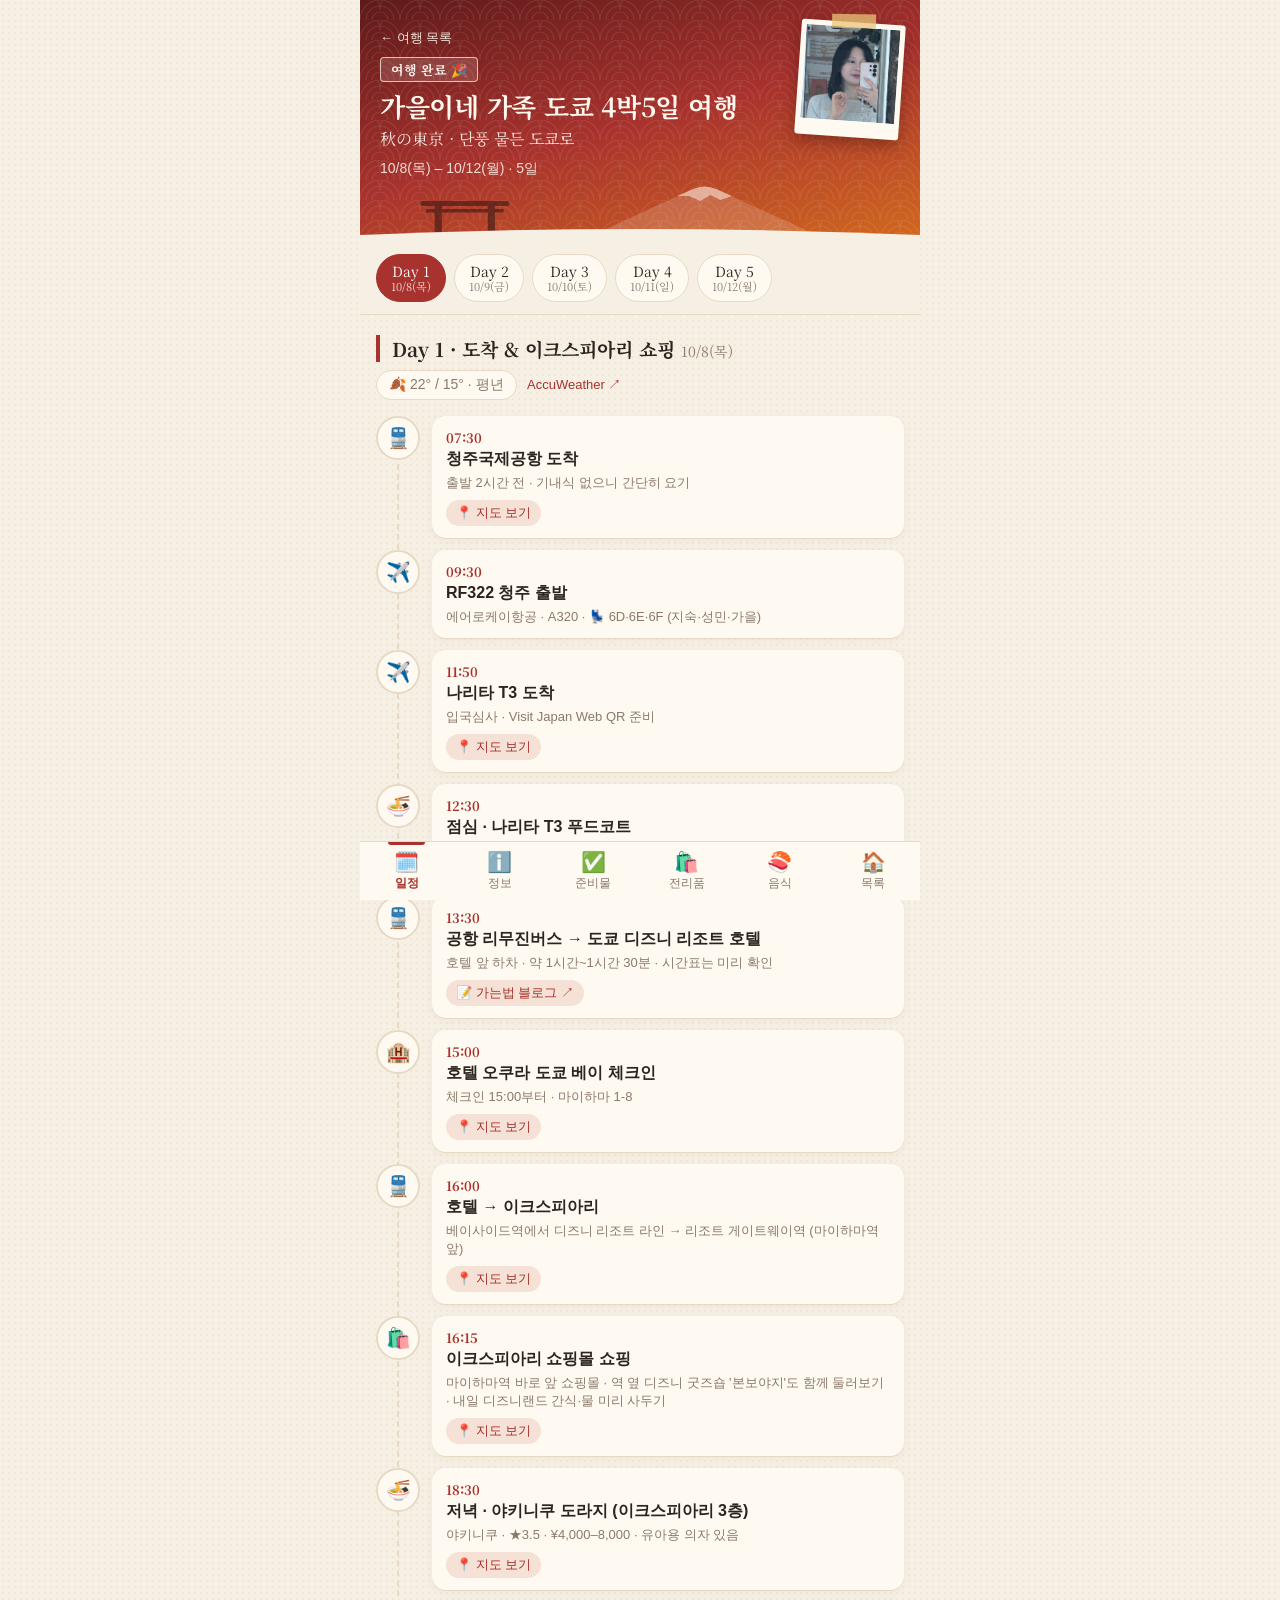
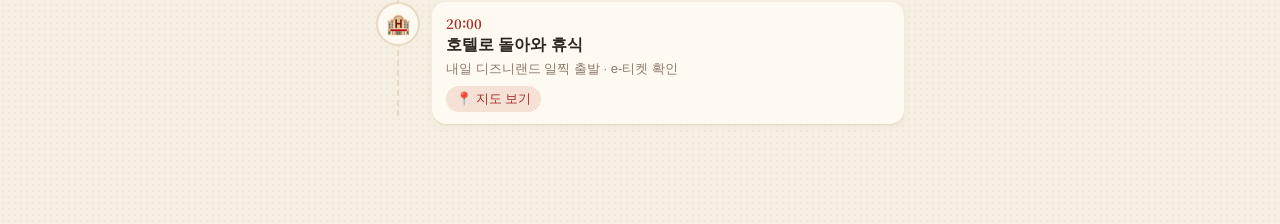
<file: index.html>
<!doctype html>
<html lang="ko">
<head>
  <meta charset="utf-8">
  <meta name="viewport" content="width=device-width, initial-scale=1, viewport-fit=cover">
  <meta name="theme-color" content="#7a2320">
  <meta name="apple-mobile-web-app-capable" content="yes">
  <title>여행 일정</title>
  <link rel="preconnect" href="https://fonts.googleapis.com">
  <link rel="preconnect" href="https://fonts.gstatic.com" crossorigin>
  <link rel="stylesheet" href="https://fonts.googleapis.com/css2?family=Noto+Serif+KR:wght@500;700&display=swap">
  <!-- 브라우저 캐시 때문에 새 화면 + 예전 스크립트가 섞이지 않도록 항상 최신 파일을 받음 -->
  <script>window.V = Date.now();</script>
  <script>document.write('<link rel="stylesheet" href="style.css?v=' + V + '">');</script>
  <noscript><link rel="stylesheet" href="style.css"></noscript>
</head>
<body>
  <header class="hero">
    <a class="back" href="home.html">← 여행 목록</a><br>
    <figure class="photo" id="photo" hidden><img id="photo-img" alt=""></figure>
    <p class="dday" id="dday"></p>
    <h1 id="title"></h1>
    <p class="sub" id="subtitle"></p>
    <p class="range" id="range"></p>
    <div class="leaves" aria-hidden="true"><span>🍁</span><span>🍂</span><span>🍁</span><span>🍂</span><span>🍁</span></div>
    <svg class="scene" viewBox="0 0 390 72" preserveAspectRatio="none" aria-hidden="true">
      <path class="fuji" d="M150 72 L232 18 Q240 13 248 18 L330 72 Z"/>
      <path class="snow" d="M221 25 L232 18 Q240 13 248 18 L259 25 L251 29 L244 24 L237 30 L229 25 Z"/>
      <g class="torii">
        <rect x="42" y="30" width="62" height="5" rx="2"/>
        <rect x="46" y="38" width="54" height="3.5"/>
        <rect x="52" y="34" width="5" height="38"/>
        <rect x="89" y="34" width="5" height="38"/>
      </g>
      <path class="ground" d="M0 72 L0 64 Q195 52 390 64 L390 72 Z"/>
    </svg>
  </header>

  <nav class="tabs" id="tabs" aria-label="일자 선택"></nav>

  <main>
    <section id="day-view"></section>
    <section id="info-view" hidden>
      <div id="summary-box"></div>
      <div id="wx-box"></div>
      <div id="fx-box"></div>
      <div id="info-box"></div>
    </section>
    <section id="check-view" hidden></section>
    <section id="loot-view" hidden></section>
    <section id="food-view" hidden></section>
  </main>

  <nav class="bottom-bar" aria-label="메뉴">
    <button data-view="day" class="active"><span>🗓️</span>일정</button>
    <button data-view="info"><span>ℹ️</span>정보</button>
    <button data-view="check"><span>✅</span>준비물</button>
    <button data-view="loot"><span>🛍️</span>전리품</button>
    <button data-view="food"><span>🍣</span>음식</button>
    <a class="bar-link" href="home.html"><span>🏠</span>목록</a>
  </nav>

  <script>
    document.write('<script src="itinerary.js?v=' + V + '"><\/script>' +
                   '<script src="app.js?v=' + V + '"><\/script>');
  </script>
</body>
</html>
</file>
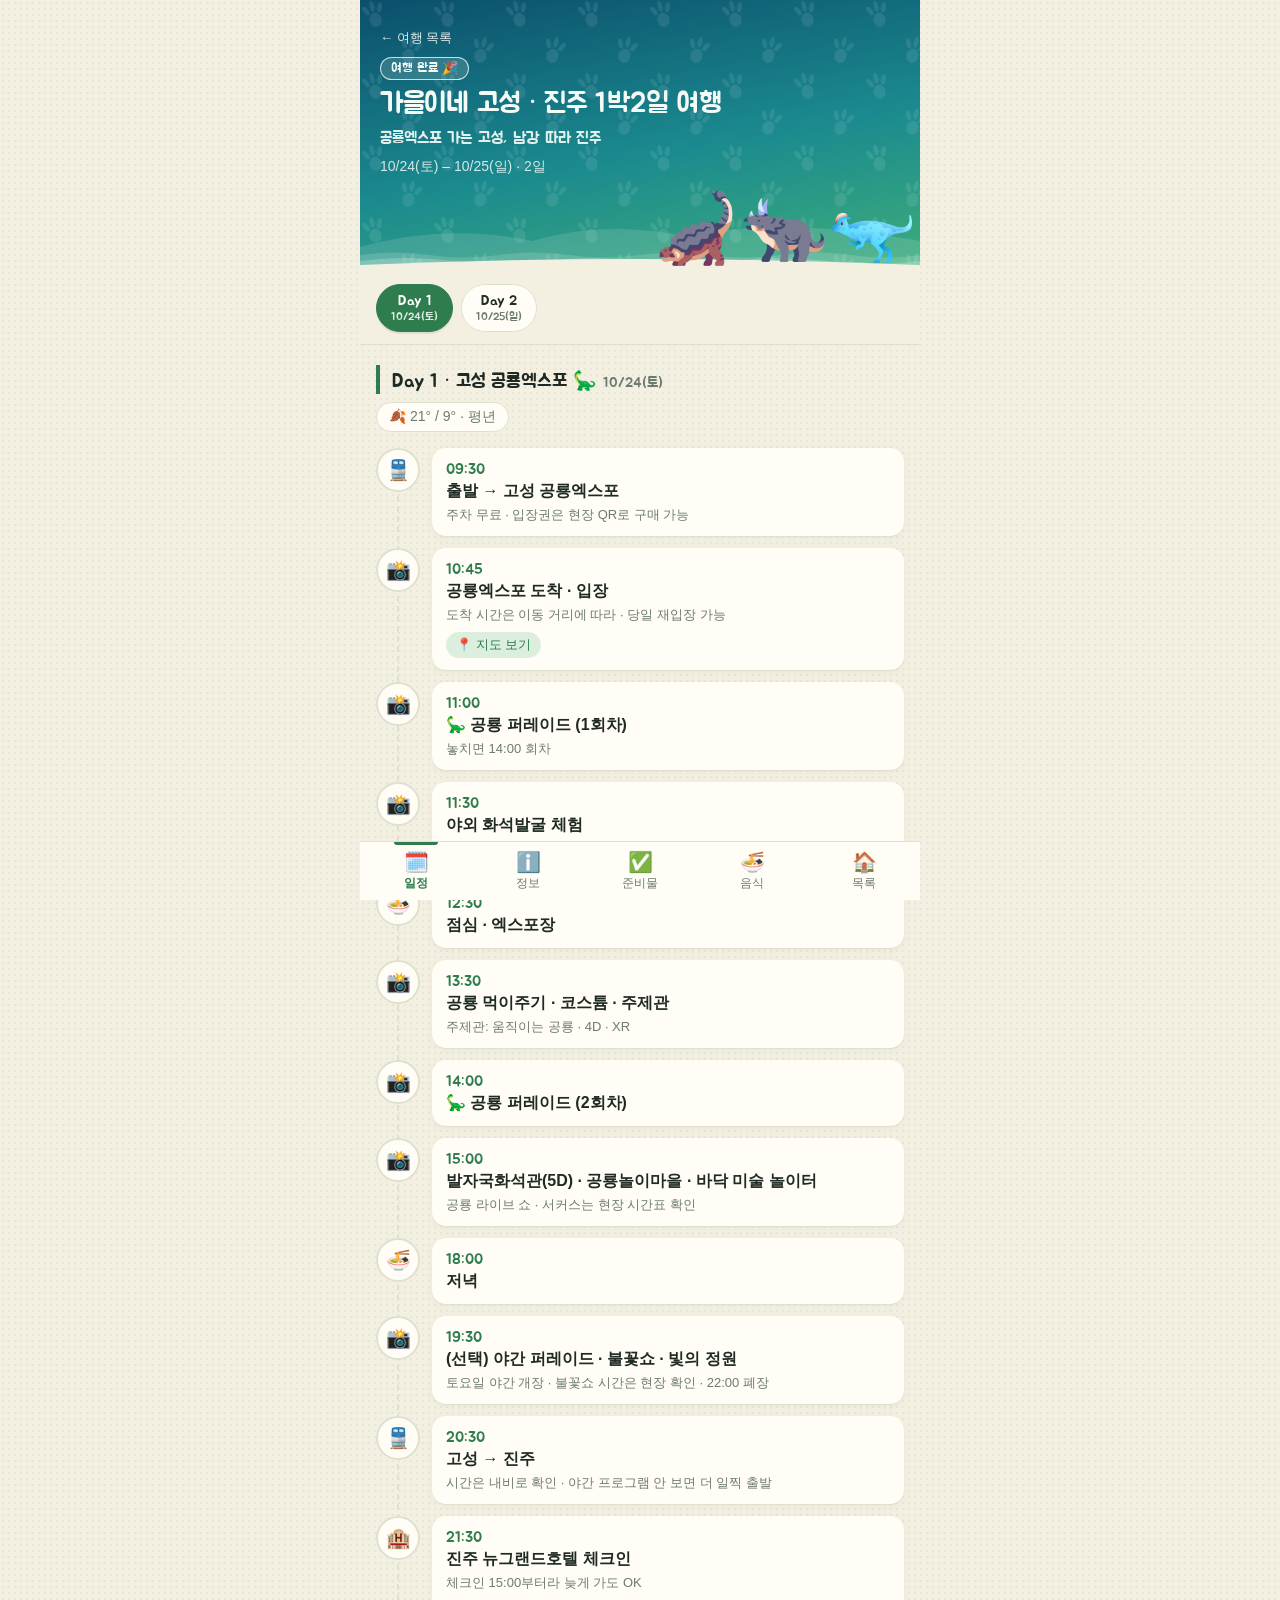
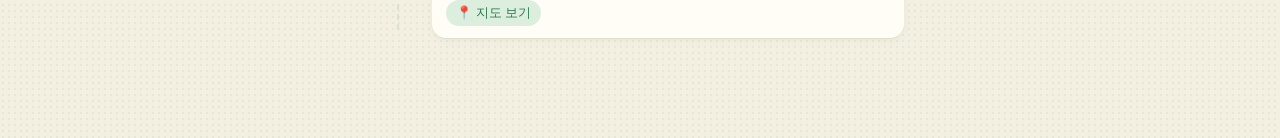
<file: goseong-jinju.html>
<!doctype html>
<html lang="ko">
<head>
  <meta charset="utf-8">
  <meta name="viewport" content="width=device-width, initial-scale=1, viewport-fit=cover">
  <meta name="theme-color" content="#0b4f6c">
  <meta name="apple-mobile-web-app-capable" content="yes">
  <title>고성 · 진주 여행</title>
  <link rel="preconnect" href="https://fonts.googleapis.com">
  <link rel="preconnect" href="https://fonts.gstatic.com" crossorigin>
  <link rel="stylesheet" href="https://fonts.googleapis.com/css2?family=Jua&family=Noto+Serif+KR:wght@500;700&display=swap">
  <!-- 브라우저 캐시 때문에 새 화면 + 예전 스크립트가 섞이지 않도록 항상 최신 파일을 받음 -->
  <script>window.V = Date.now();</script>
  <script>document.write('<link rel="stylesheet" href="style.css?v=' + V + '">');</script>
  <noscript><link rel="stylesheet" href="style.css"></noscript>
  <!-- 고성 페이지 전용 디자인: 바닷가 + 공룡 (공용 style.css 위에 덮어쓰기 · 도쿄 페이지에는 영향 없음) -->
  <style>
    :root {
      --bg: #f3f0e2;            /* 모래사장 */
      --card: #fffdf5;
      --text: #1f2a24;
      --muted: #6d7b70;
      --line: #dde2cf;
      --primary: #2f7d4f;       /* 공룡 초록 */
      --primary-soft: #dcefdf;
      --now: #e07b2e;
      --gold: #c9962e;
      --serif: "Jua", "Noto Serif KR", sans-serif;
    }
    @media (prefers-color-scheme: dark) {
      :root {
        --bg: #121b18;
        --card: #1b2622;
        --text: #e6efe8;
        --muted: #94a89b;
        --line: #2c3b35;
        --primary: #6cc28c;
        --primary-soft: #1f3a2c;
        --now: #f0a05a;
        --gold: #e0b45a;
      }
    }
    body { background-image: radial-gradient(rgba(60, 110, 80, .07) 1px, transparent 1px); }
    /* Jua 는 굵기가 하나뿐이라 가짜 굵게 처리 끄기 */
    .hero h1, h2, .dday, .tabs button, .card .time, .fx-rate b, .grp, .filter button { font-weight: 400; }
    .hero h1 { font-size: 28px; }

    /* 상단: 바다 → 숲 그라데이션 + 공룡 발자국 무늬 */
    .hero {
      color: #f4fbf6;
      background:
        url("data:image/svg+xml,%3Csvg xmlns='http://www.w3.org/2000/svg' width='72' height='72' viewBox='0 0 72 72'%3E%3Cg fill='%23fff' fill-opacity='.09'%3E%3Cg transform='translate(14 14) rotate(-15)'%3E%3Cellipse cx='0' cy='6' rx='6' ry='7'/%3E%3Cellipse cx='-7' cy='-5' rx='2.4' ry='5' transform='rotate(-25 -7 -5)'/%3E%3Cellipse cx='0' cy='-8' rx='2.4' ry='5.5'/%3E%3Cellipse cx='7' cy='-5' rx='2.4' ry='5' transform='rotate(25 7 -5)'/%3E%3C/g%3E%3Cg transform='translate(50 50) rotate(15)'%3E%3Cellipse cx='0' cy='6' rx='6' ry='7'/%3E%3Cellipse cx='-7' cy='-5' rx='2.4' ry='5' transform='rotate(-25 -7 -5)'/%3E%3Cellipse cx='0' cy='-8' rx='2.4' ry='5.5'/%3E%3Cellipse cx='7' cy='-5' rx='2.4' ry='5' transform='rotate(25 7 -5)'/%3E%3C/g%3E%3C/g%3E%3C/svg%3E"),
        linear-gradient(170deg, #0b4f6c 0%, #1b8a8f 55%, #3fae7a 100%);
    }
    .hero .back { display: inline-block; margin-bottom: 10px; font-size: 13px; color: #f4fbf6; text-decoration: none; opacity: .9; }
    .dday { color: #f4fbf6; background: rgba(255,255,255,.14); border-color: rgba(255,255,255,.75); border-radius: 999px; }
    .scene .fuji { fill: rgba(255,255,255,.12); }
    .scene .sea { fill: rgba(255,255,255,.22); }
    .scene .sea2 { fill: rgba(255,255,255,.14); }

    /* 해변의 공룡 친구들 (통통 뛰는 움직임) */
    .hero { padding-bottom: 96px; }
    .hero > .herd {
      position: absolute !important; z-index: 2 !important;
      right: 8px; bottom: 4px;
      display: flex; align-items: flex-end; gap: 6px; pointer-events: none;
    }
    .herd > * { display: block; overflow: visible; animation: hop 2.6s ease-in-out infinite; transform-origin: 50% 100%; }
    .herd .ankylo { width: 80px; height: 80px; scale: -1 1; animation-delay: -.4s; }
    .herd .trike  { width: 84px; height: 84px; scale: -1 1; margin-bottom: -4px; animation-delay: -1.3s; }
    .herd .pachy  { width: 80px; height: 80px; scale: -1 1; margin-bottom: -10px; animation: nod 1.8s ease-in-out infinite; }
    @keyframes hop { 0%, 70%, 100% { transform: translateY(0); } 80% { transform: translateY(-6px); } 90% { transform: translateY(0) scaleY(.96); } }
    @keyframes nod { 0%, 60%, 100% { transform: rotate(0); } 75% { transform: rotate(-8deg); } 85% { transform: rotate(3deg); } }
    @media (prefers-reduced-motion: reduce) { .herd > * { animation: none !important; } }

    /* 정보 탭: 공룡엑스포 안내 */
    .expo-note { font-size: 13px; color: var(--muted); margin: -6px 0 12px; }
    .expo-table { width: 100%; border-collapse: collapse; background: var(--card); border-radius: var(--radius); overflow: hidden; box-shadow: 0 1px 0 var(--line); margin-bottom: 16px; font-size: 14px; }
    .expo-table th, .expo-table td { padding: 9px 10px; border-bottom: 1px solid var(--line); text-align: left; vertical-align: top; }
    .expo-table tr:last-child td { border-bottom: 0; }
    .expo-table th { background: var(--primary-soft); color: var(--primary); font-weight: 600; font-size: 13px; }
    .expo-table td:first-child { white-space: nowrap; font-family: var(--serif); color: var(--primary); }
    .expo-table td:last-child { color: var(--muted); font-size: 12px; }
    .expo-sub { font-family: var(--serif); font-size: 17px; font-weight: 400; margin: 18px 0 10px; }
    .expo-sub small { font-family: inherit; font-size: 13px; color: var(--muted); margin-left: 4px; }
    .expo-food td:first-child { white-space: normal; font-family: inherit; color: var(--text); }
    .expo-menu { background: var(--card); border-radius: var(--radius); box-shadow: 0 1px 0 var(--line); margin-bottom: 8px; }
    .expo-menu summary { padding: 12px 14px; cursor: pointer; list-style: none; display: flex; align-items: baseline; gap: 8px; }
    .expo-menu summary::-webkit-details-marker { display: none; }
    .expo-menu summary::after { content: "▾"; margin-left: auto; color: var(--muted); }
    .expo-menu[open] summary::after { content: "▴"; }
    .expo-menu summary b { font-family: var(--serif); font-weight: 400; font-size: 16px; color: var(--primary); }
    .expo-menu summary span { font-size: 12px; color: var(--muted); }
    .expo-menu ul { list-style: none; margin: 0; padding: 0 14px 6px; }
    .expo-menu li { display: flex; justify-content: space-between; gap: 10px; padding: 7px 0; border-top: 1px solid var(--line); font-size: 14px; }
    .expo-menu li b { font-weight: 600; white-space: nowrap; }
    .expo-menu a { display: inline-block; margin: 0 14px 12px; font-size: 13px; color: var(--primary); }
    .expo-food td:first-child b { font-weight: 600; color: var(--primary); font-size: 12px; }
    .expo-food td:nth-child(2) { white-space: nowrap; font-family: var(--serif); color: var(--primary); }
    .expo-tips { margin: 0 0 12px; padding: 12px 14px 12px 30px; background: var(--card); border-radius: var(--radius); box-shadow: 0 1px 0 var(--line); font-size: 14px; }
    .expo-tips li { margin: 3px 0; }
    .expo-tel { display: inline-block; margin: 0 0 12px; color: var(--primary); }

    .card .time { font-size: 15px; }
    .tabs button.active { box-shadow: 0 2px 0 rgba(0,0,0,.08); }
    @media (prefers-color-scheme: dark) {
      .tabs button.active, .filter button.on { color: #0f1a15; }
    }
  </style>
</head>
<body>
  <header class="hero">
    <a class="back" href="home.html">← 여행 목록</a><br>
    <figure class="photo" id="photo" hidden><img id="photo-img" alt=""></figure>
    <p class="dday" id="dday"></p>
    <h1 id="title"></h1>
    <p class="sub" id="subtitle"></p>
    <p class="range" id="range"></p>
    <!-- 가을이가 좋아하는 공룡 셋: 안킬로사우루스 · 트리케라톱스 · 파키케팔로사우루스 -->
    <div class="herd">
      <img class="ankylo" src="images/dino-ankylosaurus.png" alt="안킬로사우루스">
      <img class="trike" src="images/dino-triceratops.png" alt="트리케라톱스">
      <img class="pachy" src="images/dino-pachycephalosaurus.png" alt="파키케팔로사우루스">
    </div>
    <svg class="scene" viewBox="0 0 390 72" preserveAspectRatio="none" aria-hidden="true">
      <!-- 남해안 섬 · 바다 물결 -->
      <path class="fuji" d="M0 72 L0 46 Q60 22 120 40 Q170 18 230 36 Q290 14 390 40 L390 72 Z"/>
      <path class="sea2" d="M0 54 Q24 49 48 54 T97 54 T146 54 T195 54 T244 54 T293 54 T342 54 T391 54 L390 72 L0 72 Z"/>
      <path class="sea" d="M0 60 Q32 54 65 60 T130 60 T195 60 T260 60 T325 60 T390 60 L390 72 L0 72 Z"/>
      <path class="ground" d="M0 72 L0 64 Q195 52 390 64 L390 72 Z"/>
    </svg>
  </header>

  <nav class="tabs" id="tabs" aria-label="일자 선택"></nav>

  <main>
    <section id="day-view"></section>
    <section id="info-view" hidden>
      <div id="summary-box"></div>
      <div id="expo-box"></div>
      <div id="wx-box"></div>
      <div id="fx-box"></div>
      <div id="info-box"></div>
    </section>
    <section id="check-view" hidden></section>
    <section id="food-view" hidden></section>
  </main>

  <nav class="bottom-bar" aria-label="메뉴">
    <button data-view="day" class="active"><span>🗓️</span>일정</button>
    <button data-view="info"><span>ℹ️</span>정보</button>
    <button data-view="check"><span>✅</span>준비물</button>
    <button data-view="food"><span>🍜</span>음식</button>
    <a class="bar-link" href="home.html"><span>🏠</span>목록</a>
  </nav>

  <script>
    document.write('<script src="goseong-jinju.js?v=' + V + '"><\/script>' +
                   '<script src="app.js?v=' + V + '"><\/script>');
  </script>
  <script>
    // 정보 탭 "공룡엑스포 안내" — 이 페이지에서만 그림 (공용 app.js 는 그대로)
    (function () {
      const X = window.TRIP && window.TRIP.expo, box = document.getElementById("expo-box");
      if (!X || !box) return;
      const esc = (s) => String(s).replace(/[&<>"']/g, (c) => ({ "&": "&amp;", "<": "&lt;", ">": "&gt;", '"': "&quot;", "'": "&#39;" }[c]));
      const menuCard = (m) => `
        <details class="expo-menu">
          <summary><b>${esc(m.name)}</b> ${m.where ? `<span>${esc(m.where)}</span>` : ""}</summary>
          <ul>${m.items.map((it) => `<li><span>${esc(it[0])}</span><b>${esc(it[1])}원</b></li>`).join("")}</ul>
          ${m.tel ? `<a href="tel:${esc(m.tel.replace(/-/g, ""))}">📞 단체 문의 ${esc(m.tel)}</a>` : ""}
        </details>`;
      box.innerHTML = `
        <h2>${esc(X.title)}</h2>
        ${X.note ? `<p class="expo-note">${esc(X.note)}</p>` : ""}
        ${X.link ? `<a class="btn-link" href="${esc(X.link.url)}" target="_blank" rel="noopener">🦕 엑스포 공식 사이트 열기 ↗</a>` : ""}
        <table class="expo-table">
          <thead><tr><th>시간</th><th>프로그램</th><th>비고</th></tr></thead>
          <tbody>${X.schedule.map((r) => `<tr><td>${esc(r[0])}</td><td>${esc(r[1])}</td><td>${esc(r[2])}</td></tr>`).join("")}</tbody>
        </table>
        ${X.food ? `
        <h3 class="expo-sub">🍽️ 먹거리 운영 시간 <small>토요일 (야간 개장)</small></h3>
        <table class="expo-table expo-food">
          <thead><tr><th>시설</th><th>시간</th><th>비고</th></tr></thead>
          <tbody>${X.food.map((r) => `<tr><td><b>${esc(r[0])}</b><br>${esc(r[1])}</td><td>${esc(r[2])}–${esc(r[3])}</td><td>${esc(r[4])}</td></tr>`).join("")}</tbody>
        </table>` : ""}
        ${X.menus ? `
        <h3 class="expo-sub">🍚 식당 메뉴 · 가격 <small>눌러서 펼치기</small></h3>
        ${X.menuTip ? `<p class="expo-note">${esc(X.menuTip)}</p>` : ""}
        ${X.menus.map(menuCard).join("")}` : ""}
        ${X.trucks ? `
        <h3 class="expo-sub">🚚 푸드트럭 <small>눌러서 펼치기</small></h3>
        ${X.truckTip ? `<p class="expo-note">${esc(X.truckTip)}</p>` : ""}
        ${X.trucks.map(menuCard).join("")}` : ""}
        <h3 class="expo-sub">주요 체험 · 볼거리</h3>
        <ul class="list">${X.programs.map((p) => `
          <li><div class="emoji">${p.icon}</div><div>
            <div class="value">${esc(p.name)}</div>
            ${p.memo ? `<div class="label">${esc(p.memo)}</div>` : ""}
          </div></li>`).join("")}
        </ul>
        <h3 class="expo-sub">입장권 · 관람 팁</h3>
        <ul class="expo-tips">${X.tips.map((t) => `<li>${esc(t)}</li>`).join("")}</ul>
        ${X.tel ? `<a class="expo-tel" href="tel:${esc(X.tel)}">📞 문의 ${esc(X.telLabel || X.tel)}</a>` : ""}
        ${X.link ? `<a class="btn-link" href="${esc(X.link.url)}" target="_blank" rel="noopener">🦕 ${esc(X.link.label)} ↗</a>` : ""}`;
    })();
  </script>
</body>
</html>
</file>
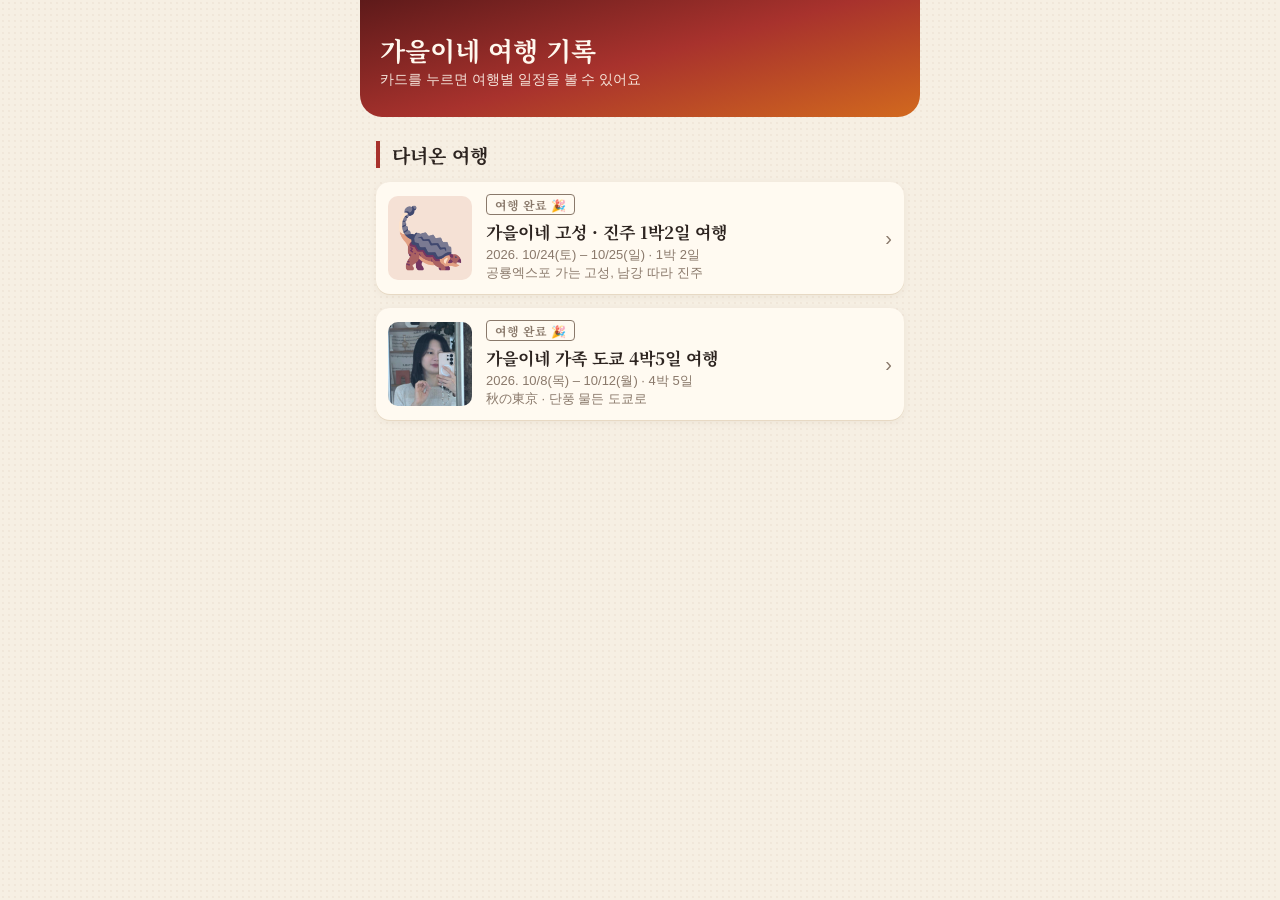
<file: home.html>
<!doctype html>
<html lang="ko">
<head>
  <meta charset="utf-8">
  <meta name="viewport" content="width=device-width, initial-scale=1, viewport-fit=cover">
  <meta name="theme-color" content="#7a2320">
  <meta name="apple-mobile-web-app-capable" content="yes">
  <title>가을이네 여행 기록</title>
  <link rel="preconnect" href="https://fonts.googleapis.com">
  <link rel="preconnect" href="https://fonts.gstatic.com" crossorigin>
  <link rel="stylesheet" href="https://fonts.googleapis.com/css2?family=Noto+Serif+KR:wght@500;700&display=swap">
  <style>
    :root {
      --bg: #f6efe3;
      --card: #fffaf1;
      --text: #2d2420;
      --muted: #8a796b;
      --line: #e7d9c4;
      --primary: #a8322d;
      --primary-soft: #f5e1d5;
      --now: #d2691e;
      --radius: 14px;
      --serif: "Noto Serif KR", "Shippori Mincho", serif;
    }
    @media (prefers-color-scheme: dark) {
      :root {
        --bg: #1b1613;
        --card: #271f1a;
        --text: #efe5d6;
        --muted: #a8978a;
        --line: #3e3229;
        --primary: #e27a66;
        --primary-soft: #45271f;
        --now: #f0a05a;
      }
    }
    * { box-sizing: border-box; }
    body {
      margin: 0 auto; max-width: 560px;
      font-family: -apple-system, BlinkMacSystemFont, "Apple SD Gothic Neo", "Pretendard", "Noto Sans KR", sans-serif;
      background-color: var(--bg);
      background-image: radial-gradient(rgba(140, 100, 60, .06) 1px, transparent 1px);
      background-size: 6px 6px;
      color: var(--text);
      padding-bottom: env(safe-area-inset-bottom);
    }
    .hero {
      color: #fff8ee;
      padding: calc(32px + env(safe-area-inset-top)) 20px 28px;
      background: linear-gradient(165deg, #5e1a1a 0%, #a8322d 50%, #d2691e 100%);
      border-radius: 0 0 22px 22px;
    }
    .hero h1 { margin: 0 0 4px; font-family: var(--serif); font-size: 26px; line-height: 1.35; word-break: keep-all; }
    .hero p { margin: 0; opacity: .9; font-size: 14px; }
    main { padding: 18px 16px 24px; }
    h2 {
      font-family: var(--serif); font-size: 19px; margin: 6px 0 14px;
      padding-left: 12px; border-left: 4px solid var(--primary);
    }
    .trips { list-style: none; margin: 0 0 24px; padding: 0; display: grid; gap: 14px; }
    .trip {
      display: flex; gap: 14px; align-items: center;
      background: var(--card); border-radius: var(--radius);
      padding: 12px; color: inherit; text-decoration: none;
      box-shadow: 0 1px 0 var(--line), 0 2px 8px rgba(90, 50, 20, .06);
      transition: transform .15s;
    }
    .trip:active { transform: scale(.98); }
    .thumb {
      flex: 0 0 84px; height: 84px; border-radius: 10px; overflow: hidden;
      display: grid; place-items: center; font-size: 36px;
      background: var(--primary-soft);
    }
    .thumb img { width: 100%; height: 100%; object-fit: cover; display: block; }
    .thumb img.icon { object-fit: contain; padding: 8px; }
    .body { flex: 1; min-width: 0; }
    .badge {
      display: inline-block; font-family: var(--serif); font-weight: 700; font-size: 12px;
      color: var(--primary); border: 1.5px solid currentColor;
      padding: 1px 8px; border-radius: 4px;
    }
    .badge.now { color: var(--now); }
    .badge.done { color: var(--muted); }
    .title { margin: 6px 0 2px; font-family: var(--serif); font-size: 17px; font-weight: 700; line-height: 1.35; word-break: keep-all; }
    .sub { margin: 0; font-size: 13px; color: var(--muted); }
    .go { flex: 0 0 auto; color: var(--muted); font-size: 20px; }
  </style>
</head>
<body>
  <header class="hero">
    <h1>가을이네 여행 기록</h1>
    <p>카드를 누르면 여행별 일정을 볼 수 있어요</p>
  </header>
  <main id="list"></main>

  <script>
    // 여행 목록 — 새 여행 페이지를 만들면 여기에 한 줄 추가하세요.
    // url: 여행 페이지 주소, photo: 카드 사진 · icon: 그림(잘리지 않게 표시) · 둘 다 없으면 emoji 표시
    const TRIPS = [
      { title: "가을이네 가족 도쿄 4박5일 여행", subtitle: "秋の東京 · 단풍 물든 도쿄로",
        startDate: "2026-10-08", endDate: "2026-10-12", url: "index.html", photo: "images/family.jpg", emoji: "🗼" },
      { title: "가을이네 고성 · 진주 1박2일 여행", subtitle: "공룡엑스포 가는 고성, 남강 따라 진주",
        startDate: "2026-10-24", endDate: "2026-10-25", url: "goseong-jinju.html", icon: "images/dino-ankylosaurus.png", emoji: "🦕" }
    ];

    const WEEK = ["일", "월", "화", "수", "목", "금", "토"];
    const parseDate = (s) => { const [y, m, d] = s.split("-").map(Number); return new Date(y, m - 1, d); };
    const fmtDate = (s) => { const d = parseDate(s); return `${d.getFullYear()}. ${d.getMonth() + 1}/${d.getDate()}(${WEEK[d.getDay()]})`; };
    const esc = (s) => String(s).replace(/[&<>"']/g, (c) => ({ "&": "&amp;", "<": "&lt;", ">": "&gt;", '"': "&quot;", "'": "&#39;" }[c]));
    const t = new Date();
    const today = new Date(t.getFullYear(), t.getMonth(), t.getDate());

    function status(trip) {
      const diff = Math.round((parseDate(trip.startDate) - today) / 86400000);
      if (diff > 0) return { group: "upcoming", text: `D-${diff}`, cls: "" };
      if (today <= parseDate(trip.endDate)) return { group: "upcoming", text: `여행 ${1 - diff}일차`, cls: "now" };
      return { group: "done", text: "여행 완료 🎉", cls: "done" };
    }
    function card(trip) {
      const s = status(trip);
      const nights = Math.round((parseDate(trip.endDate) - parseDate(trip.startDate)) / 86400000);
      return `
        <li><a class="trip" href="${esc(trip.url)}">
          <div class="thumb">${trip.photo ? `<img src="${esc(trip.photo)}" alt="" loading="lazy">` : trip.icon ? `<img class="icon" src="${esc(trip.icon)}" alt="" loading="lazy">` : esc(trip.emoji || "✈️")}</div>
          <div class="body">
            <span class="badge ${s.cls}">${s.text}</span>
            <p class="title">${esc(trip.title)}</p>
            <p class="sub">${fmtDate(trip.startDate)} – ${fmtDate(trip.endDate).slice(6)} · ${nights}박 ${nights + 1}일</p>
            ${trip.subtitle ? `<p class="sub">${esc(trip.subtitle)}</p>` : ""}
          </div>
          <span class="go" aria-hidden="true">›</span>
        </a></li>`;
    }

    // 다가오는 여행은 가까운 날짜 순, 다녀온 여행은 최근 순
    const up = TRIPS.filter((x) => status(x).group === "upcoming").sort((a, b) => a.startDate.localeCompare(b.startDate));
    const done = TRIPS.filter((x) => status(x).group === "done").sort((a, b) => b.startDate.localeCompare(a.startDate));
    document.getElementById("list").innerHTML =
      (up.length ? `<h2>다가오는 여행</h2><ul class="trips">${up.map(card).join("")}</ul>` : "") +
      (done.length ? `<h2>다녀온 여행</h2><ul class="trips">${done.map(card).join("")}</ul>` : "");
  </script>
</body>
</html>
</file>
<file: style.css>
:root {
  --bg: #f6efe3;            /* 和紙 */
  --card: #fffaf1;
  --text: #2d2420;          /* 墨 */
  --muted: #8a796b;
  --line: #e7d9c4;
  --primary: #a8322d;       /* 紅葉 */
  --primary-soft: #f5e1d5;
  --now: #d2691e;           /* 柿 */
  --gold: #b8862f;
  --radius: 14px;
  --serif: "Noto Serif KR", "Shippori Mincho", serif;
}
@media (prefers-color-scheme: dark) {
  :root {
    --bg: #1b1613;
    --card: #271f1a;
    --text: #efe5d6;
    --muted: #a8978a;
    --line: #3e3229;
    --primary: #e27a66;
    --primary-soft: #45271f;
    --now: #f0a05a;
    --gold: #d9aa55;
  }
}

* { box-sizing: border-box; }
[hidden] { display: none !important; }
html { -webkit-text-size-adjust: 100%; }
body {
  margin: 0;
  font-family: -apple-system, BlinkMacSystemFont, "Apple SD Gothic Neo", "Pretendard", "Noto Sans KR", sans-serif;
  background-color: var(--bg);
  /* 은은한 和紙 결 */
  background-image: radial-gradient(rgba(140, 100, 60, .06) 1px, transparent 1px);
  background-size: 6px 6px;
  color: var(--text);
  padding-bottom: calc(72px + env(safe-area-inset-bottom));
  max-width: 560px;
  margin-inline: auto;
}

/* ── 상단: 단풍 + 青海波 + 후지산/도리이 ── */
.hero {
  position: relative; overflow: hidden;
  color: #fff8ee;
  padding: calc(28px + env(safe-area-inset-top)) 20px 64px;
  background:
    url("data:image/svg+xml,%3Csvg xmlns='http://www.w3.org/2000/svg' width='40' height='20' viewBox='0 0 40 20'%3E%3Cg fill='none' stroke='%23fff' stroke-opacity='.09' stroke-width='1.2'%3E%3Cpath d='M0 20a20 20 0 0 1 40 0M6 20a14 14 0 0 1 28 0M12 20a8 8 0 0 1 16 0M-20 10a20 20 0 0 1 40 0M20 10a20 20 0 0 1 40 0'/%3E%3C/g%3E%3C/svg%3E"),
    linear-gradient(165deg, #5e1a1a 0%, #a8322d 50%, #d2691e 100%);
}
.hero > *:not(.scene):not(.leaves):not(.photo) { position: relative; z-index: 2; }
.hero h1 {
  margin: 6px 0 4px; font-family: var(--serif);
  font-size: 26px; font-weight: 700; line-height: 1.35;
  word-break: keep-all; letter-spacing: -.01em;
}
.hero .sub { margin: 0; opacity: .92; font-family: var(--serif); }
.hero .range { margin: 10px 0 0; font-size: 14px; opacity: .85; }
.dday {
  display: inline-block; margin: 0;
  font-family: var(--serif); font-weight: 700; font-size: 13px;
  color: #fff8ee; background: rgba(255,248,238,.14);
  border: 1.5px solid rgba(255,248,238,.7);
  padding: 2px 10px; border-radius: 4px;   /* 도장(判子) 느낌 */
}
.scene {
  position: absolute; left: 0; right: 0; bottom: -1px; z-index: 1;
  width: 100%; height: 72px; display: block; pointer-events: none;
}
.scene .fuji { fill: rgba(255,248,238,.16); }
.scene .snow { fill: rgba(255,248,238,.5); }
.scene .torii { fill: #2d1512; opacity: .55; }
.scene .ground { fill: var(--bg); }

.leaves { position: absolute; inset: 0; z-index: 1; pointer-events: none; }
.leaves span {
  position: absolute; top: -24px; font-size: 16px; opacity: .85;
  animation: fall linear infinite;
}
.leaves span:nth-child(1) { left: 8%;  animation-duration: 11s; animation-delay: -2s; }
.leaves span:nth-child(2) { left: 30%; animation-duration: 14s; animation-delay: -8s; font-size: 12px; }
.leaves span:nth-child(3) { left: 55%; animation-duration: 12s; animation-delay: -5s; }
.leaves span:nth-child(4) { left: 75%; animation-duration: 16s; animation-delay: -11s; font-size: 13px; }
.leaves span:nth-child(5) { left: 90%; animation-duration: 13s; animation-delay: -1s; font-size: 18px; }
@keyframes fall {
  0%   { transform: translate(0, 0) rotate(0deg); }
  50%  { transform: translate(-18px, 160px) rotate(180deg); }
  100% { transform: translate(10px, 340px) rotate(360deg); }
}
@media (prefers-reduced-motion: reduce) { .leaves { display: none; } }

.tabs {
  position: sticky; top: 0; z-index: 5;
  display: flex; gap: 8px; overflow-x: auto;
  padding: 12px 16px;
  background: var(--bg);
  border-bottom: 1px solid var(--line);
  scrollbar-width: none;
}
.tabs::-webkit-scrollbar { display: none; }
.tabs button {
  flex: 0 0 auto;
  border: 1px solid var(--line);
  background: var(--card); color: var(--text);
  border-radius: 999px; padding: 8px 14px;
  font-size: 14px; line-height: 1.2; cursor: pointer;
}
.tabs button small { display: block; font-size: 11px; color: var(--muted); }
.tabs button.active { background: var(--primary); border-color: var(--primary); color: #fff; }
.tabs button.active small { color: rgba(255,255,255,.85); }
.tabs button.today:not(.active) { border-color: var(--now); }

main { padding: 16px; }
h2 {
  font-family: var(--serif); font-size: 19px; font-weight: 700;
  margin: 4px 0 16px; padding-left: 12px;
  border-left: 4px solid var(--primary);
  word-break: keep-all;
}
h2 small { color: var(--muted); font-weight: 400; font-size: 14px; margin-left: 6px; }

.timeline { list-style: none; margin: 0; padding: 0; position: relative; }
.timeline::before {
  content: ""; position: absolute; left: 21px; top: 8px; bottom: 8px;
  width: 0; border-left: 2px dashed var(--line);
}
.item { position: relative; display: flex; gap: 12px; margin-bottom: 12px; }
.item .icon {
  flex: 0 0 44px; height: 44px; border-radius: 50%;
  display: grid; place-items: center; font-size: 20px;
  background: var(--card); border: 2px solid var(--line); z-index: 1;
}
.item.now .icon { border-color: var(--now); box-shadow: 0 0 0 4px rgba(210,105,30,.22); }
.item.done { opacity: .55; }
.card {
  flex: 1; min-width: 0;
  background: var(--card); border-radius: var(--radius);
  padding: 12px 14px;
  box-shadow: 0 1px 0 var(--line), 0 2px 8px rgba(90,50,20,.05);
}
.card .time { font-size: 13px; font-weight: 700; color: var(--primary); }
.item.now .card .time { color: var(--now); }
.card .title { margin: 2px 0 0; font-size: 16px; font-weight: 600; overflow-wrap: anywhere; }
.card .memo { margin: 4px 0 0; font-size: 13px; color: var(--muted); }
.card a.map {
  display: inline-block; margin-top: 8px;
  font-size: 13px; color: var(--primary); text-decoration: none;
  background: var(--primary-soft); padding: 4px 10px; border-radius: 999px;
}

.list { list-style: none; margin: 0; padding: 0; }
.list li {
  background: var(--card); border-radius: var(--radius);
  padding: 14px; margin-bottom: 10px;
  display: flex; gap: 12px; align-items: flex-start;
}
.list .emoji { font-size: 22px; }
.list .label { font-size: 12px; color: var(--muted); }
.list .value { font-size: 15px; margin-top: 2px; overflow-wrap: anywhere; }
.list a { color: var(--primary); }

.check li { align-items: center; cursor: pointer; user-select: none; }
.check input { width: 22px; height: 22px; accent-color: var(--primary); }
.check li.checked span { text-decoration: line-through; color: var(--muted); }
.progress { font-size: 14px; color: var(--muted); margin: -8px 0 12px; }

.bottom-bar {
  position: fixed; bottom: 0; left: 50%; transform: translateX(-50%);
  width: 100%; max-width: 560px;
  display: flex; background: var(--card);
  border-top: 1px solid var(--line);
  padding-bottom: env(safe-area-inset-bottom);
  z-index: 10;
}
.bottom-bar button, .bottom-bar .bar-link {
  flex: 1; border: 0; background: none; color: var(--muted);
  padding: 8px 0 10px; font-size: 12px; cursor: pointer;
}
.bottom-bar .bar-link { text-align: center; text-decoration: none; font-family: inherit; }
.bottom-bar button, .bottom-bar .bar-link { line-height: 1.2; font-family: inherit; }
.bottom-bar button span, .bottom-bar .bar-link span { display: block; font-size: 20px; margin-bottom: 2px; }
.bottom-bar button.active { color: var(--primary); font-weight: 700; }

.day-wx { margin: -8px 0 16px; }
.wx {
  display: inline-block; font-size: 14px;
  background: var(--card); border: 1px solid var(--line);
  padding: 5px 12px; border-radius: 999px;
}
.wx.normal { color: var(--muted); }
.wx-list {
  list-style: none; margin: 0 0 20px; padding: 4px 14px;
  background: var(--card); border-radius: var(--radius);
}
.wx-list li {
  display: grid; grid-template-columns: 72px 28px 1fr auto 56px;
  align-items: center; gap: 6px;
  padding: 10px 0; border-bottom: 1px solid var(--line); font-size: 14px;
}
.wx-list li:last-child { border-bottom: 0; }
.wx-list .i { font-size: 20px; }
.wx-list .l { color: var(--muted); }
.wx-list .t b { font-weight: 700; }
.wx-list .r { text-align: right; color: var(--primary); font-size: 13px; }
.wx-link { font-size: 13px; color: var(--primary); text-decoration: none; margin-left: 6px; }
.btn-link {
  display: block; text-align: center; margin: 0 0 24px;
  padding: 12px; border-radius: var(--radius);
  background: var(--primary-soft); color: var(--primary);
  font-weight: 600; text-decoration: none;
}

.fx-card { background: var(--card); border-radius: var(--radius); padding: 16px; margin-bottom: 12px; }
.fx-rate b { display: block; font-size: 22px; }
.fx-rate span { font-size: 12px; color: var(--muted); }
.fx-conv { display: flex; align-items: center; gap: 8px; margin-top: 14px; flex-wrap: wrap; }
.fx-conv input {
  width: 120px; font-size: 16px; padding: 8px 10px;
  border: 1px solid var(--line); border-radius: 10px;
  background: var(--bg); color: var(--text);
}
.fx-conv b { font-size: 18px; color: var(--primary); }
.fx-quick { display: flex; gap: 6px; flex-wrap: wrap; margin-top: 10px; }
.fx-quick button {
  border: 1px solid var(--line); background: var(--bg); color: var(--text);
  border-radius: 999px; padding: 5px 10px; font-size: 13px; cursor: pointer;
}

/* 가을 포인트 */
.tabs { background: color-mix(in srgb, var(--bg) 92%, transparent); backdrop-filter: blur(6px); -webkit-backdrop-filter: blur(6px); }
.tabs button { font-family: var(--serif); }
.card .time, .fx-rate b { font-family: var(--serif); }
.list li, .fx-card, .wx-list { box-shadow: 0 1px 0 var(--line); }
.bottom-bar { background: var(--card); }
.bottom-bar button.active { position: relative; }
.bottom-bar button.active::after {
  content: ""; position: absolute; top: 0; left: 30%; right: 30%;
  height: 3px; border-radius: 0 0 3px 3px; background: var(--primary);
}
@media (prefers-color-scheme: dark) {
  .tabs button.active { color: #1b1613; }
  .tabs button.active small { color: rgba(27,22,19,.75); }
}
.sync { font-size: 13px; margin: -4px 0 12px; color: var(--muted); }
.sync-live { color: #3f7d4e; }
.sync-offline { color: var(--now); }
@media (prefers-color-scheme: dark) { .sync-live { color: #8cc79a; } }

/* 상단 사진: 폴라로이드 느낌 */
.photo {
  position: absolute; z-index: 3; top: calc(22px + env(safe-area-inset-top)); right: 18px;
  width: 104px; margin: 0; padding: 5px 5px 16px;
  background: #fffaf1; border-radius: 3px;
  box-shadow: 0 6px 16px rgba(40, 10, 5, .35);
  transform: rotate(4deg);
}
.photo::before {   /* 마스킹 테이프 */
  content: ""; position: absolute; top: -8px; left: 50%; width: 44px; height: 14px;
  transform: translateX(-50%) rotate(-3deg);
  background: rgba(232, 196, 120, .75);
}
.photo img { display: block; width: 100%; aspect-ratio: 1; object-fit: cover; border-radius: 1px; }
.hero.has-photo .dday,
.hero.has-photo h1 { margin-right: 118px; }
.wx-list .l small { display: block; font-size: 11px; color: var(--now); }
.check .ck-body { display: flex; flex-direction: column; gap: 2px; min-width: 0; }
.check .ck-body small { font-size: 12px; color: var(--muted); }
.check .ck-body .map {
  align-self: flex-start; margin-top: 6px; font-size: 13px; text-decoration: none;
  color: var(--primary); background: var(--primary-soft); padding: 4px 10px; border-radius: 999px;
}
.check li.checked .ck-body small { text-decoration: none; }
.check input { flex: 0 0 22px; }

/* 한줄평 */
.review-area { display: flex; flex-direction: column; gap: 6px; margin-top: 8px; }
.review-row { display: flex; align-items: center; gap: 6px; flex-wrap: wrap; }
.review-row .who { flex: 0 0 auto; min-width: 2.6em; font-size: 13px; color: var(--primary); }
.review { margin: 0; font-size: 14px; color: var(--text); background: var(--bg); border-radius: 10px; padding: 6px 10px; flex: 1 1 auto; min-width: 0; overflow-wrap: anywhere; }
.check li.checked .review-area span, .check li.checked .review { text-decoration: none; }
.review-area button {
  border: 1px solid var(--line); background: var(--card); color: var(--primary);
  border-radius: 999px; padding: 4px 10px; font-size: 13px; cursor: pointer;
}
.review-area button.ghost { color: var(--muted); }
.review-area .review-add { background: var(--bg); }
.review-edit .review-in {
  flex: 1 1 160px; min-width: 0; font-size: 16px; padding: 7px 10px;
  border: 1px solid var(--line); border-radius: 10px; background: var(--bg); color: var(--text);
}
.review-edit button[data-act="save"] { background: var(--primary); color: #fff; border-color: var(--primary); }
.grp { font-family: var(--serif); font-size: 17px; margin: 22px 0 10px; }
.grp small { font-family: inherit; font-weight: 400; font-size: 13px; color: var(--muted); margin-left: 4px; }
.filter { display: flex; gap: 8px; margin: 4px 0 6px; }
.filter button {
  flex: 1; border: 1px solid var(--line); background: var(--card); color: var(--text);
  border-radius: 999px; padding: 8px 6px; font-size: 14px; cursor: pointer; font-family: var(--serif);
}
.filter button small { color: var(--muted); font-size: 12px; }
.filter button.on { background: var(--primary); border-color: var(--primary); color: #fff; }
.filter button.on small { color: rgba(255,255,255,.85); }
@media (prefers-color-scheme: dark) { .filter button.on { color: #1b1613; } .filter button.on small { color: rgba(27,22,19,.75); } }
.summary-card { background: var(--card); border-radius: var(--radius); padding: 12px 14px; margin-bottom: 24px; box-shadow: 0 1px 0 var(--line); }
.summary-card .review-area { margin-top: 0; }
.hero .back { display: inline-block; margin-bottom: 10px; font-size: 13px; color: #fff8ee; text-decoration: none; opacity: .9; }
</file>
